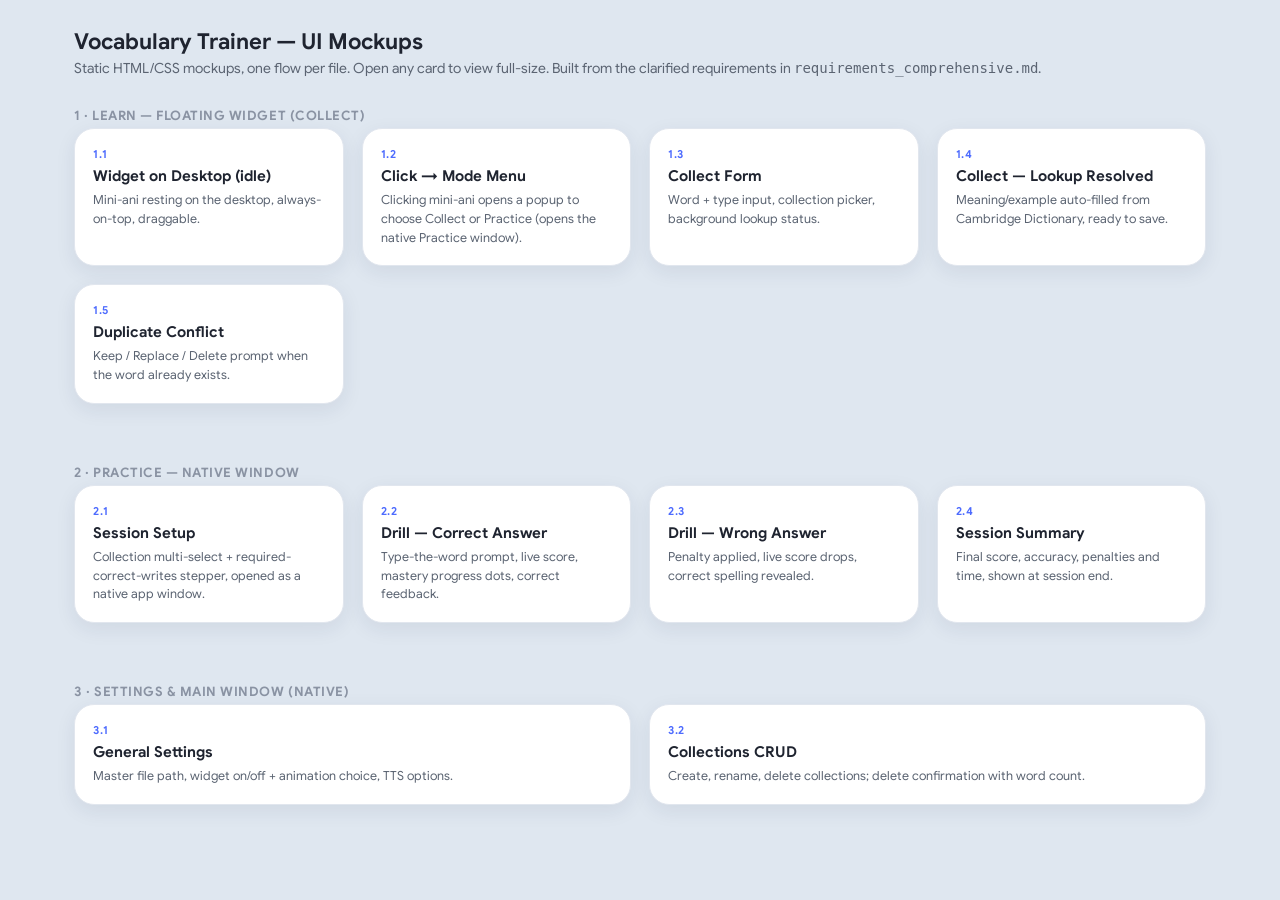
<file: materials/mockup/index.html>
<!DOCTYPE html>
<html lang="en">
<head>
<meta charset="UTF-8" />
<title>Vocabulary Trainer — Mockup Index</title>
<link rel="stylesheet" href="styles.css" />
<style>
  .index-grid {
    max-width: 1180px; margin: 0 auto 60px; padding: 0 24px;
    display: grid; grid-template-columns: repeat(auto-fit, minmax(260px, 1fr)); gap: 18px;
  }
  .index-card {
    background: var(--surface); border: 1px solid var(--border); border-radius: var(--radius-lg);
    padding: 18px; text-decoration: none; color: var(--ink); display: block;
    box-shadow: var(--shadow-card);
  }
  .index-card:hover { border-color: var(--brand); }
  .index-card .num {
    font-size: 11px; font-weight: 700; color: var(--brand); letter-spacing: 0.05em;
  }
  .index-card h3 { margin: 6px 0 6px; font-size: 15px; }
  .index-card p { margin: 0; font-size: 12.5px; color: var(--ink-soft); line-height: 1.5; }
  .group-title {
    max-width: 1180px; margin: 30px auto 4px; padding: 0 24px; font-size: 13px;
    font-weight: 700; text-transform: uppercase; letter-spacing: 0.04em; color: var(--ink-faint);
  }
</style>
</head>
<body>
  <div class="page-title">
    <h1>Vocabulary Trainer — UI Mockups</h1>
    <p>Static HTML/CSS mockups, one flow per file. Open any card to view full-size. Built from the clarified requirements in <code>requirements_comprehensive.md</code>.</p>
  </div>

  <div class="group-title">1 · Learn — Floating Widget (Collect)</div>
  <div class="index-grid">
    <a class="index-card" href="widget-idle.html">
      <div class="num">1.1</div>
      <h3>Widget on Desktop (idle)</h3>
      <p>Mini-ani resting on the desktop, always-on-top, draggable.</p>
    </a>
    <a class="index-card" href="widget-menu.html">
      <div class="num">1.2</div>
      <h3>Click → Mode Menu</h3>
      <p>Clicking mini-ani opens a popup to choose Collect or Practice (opens the native Practice window).</p>
    </a>
    <a class="index-card" href="widget-collect.html">
      <div class="num">1.3</div>
      <h3>Collect Form</h3>
      <p>Word + type input, collection picker, background lookup status.</p>
    </a>
    <a class="index-card" href="widget-collect-filled.html">
      <div class="num">1.4</div>
      <h3>Collect — Lookup Resolved</h3>
      <p>Meaning/example auto-filled from Cambridge Dictionary, ready to save.</p>
    </a>
    <a class="index-card" href="widget-collect-duplicate.html">
      <div class="num">1.5</div>
      <h3>Duplicate Conflict</h3>
      <p>Keep / Replace / Delete prompt when the word already exists.</p>
    </a>
  </div>

  <div class="group-title">2 · Practice — Native Window</div>
  <div class="index-grid">
    <a class="index-card" href="practice-setup.html">
      <div class="num">2.1</div>
      <h3>Session Setup</h3>
      <p>Collection multi-select + required-correct-writes stepper, opened as a native app window.</p>
    </a>
    <a class="index-card" href="practice-drill.html">
      <div class="num">2.2</div>
      <h3>Drill — Correct Answer</h3>
      <p>Type-the-word prompt, live score, mastery progress dots, correct feedback.</p>
    </a>
    <a class="index-card" href="practice-drill-wrong.html">
      <div class="num">2.3</div>
      <h3>Drill — Wrong Answer</h3>
      <p>Penalty applied, live score drops, correct spelling revealed.</p>
    </a>
    <a class="index-card" href="practice-summary.html">
      <div class="num">2.4</div>
      <h3>Session Summary</h3>
      <p>Final score, accuracy, penalties and time, shown at session end.</p>
    </a>
  </div>

  <div class="group-title">3 · Settings & Main Window (Native)</div>
  <div class="index-grid">
    <a class="index-card" href="settings-general.html">
      <div class="num">3.1</div>
      <h3>General Settings</h3>
      <p>Master file path, widget on/off + animation choice, TTS options.</p>
    </a>
    <a class="index-card" href="settings-collections.html">
      <div class="num">3.2</div>
      <h3>Collections CRUD</h3>
      <p>Create, rename, delete collections; delete confirmation with word count.</p>
    </a>
  </div>
</body>
</html>
</file>
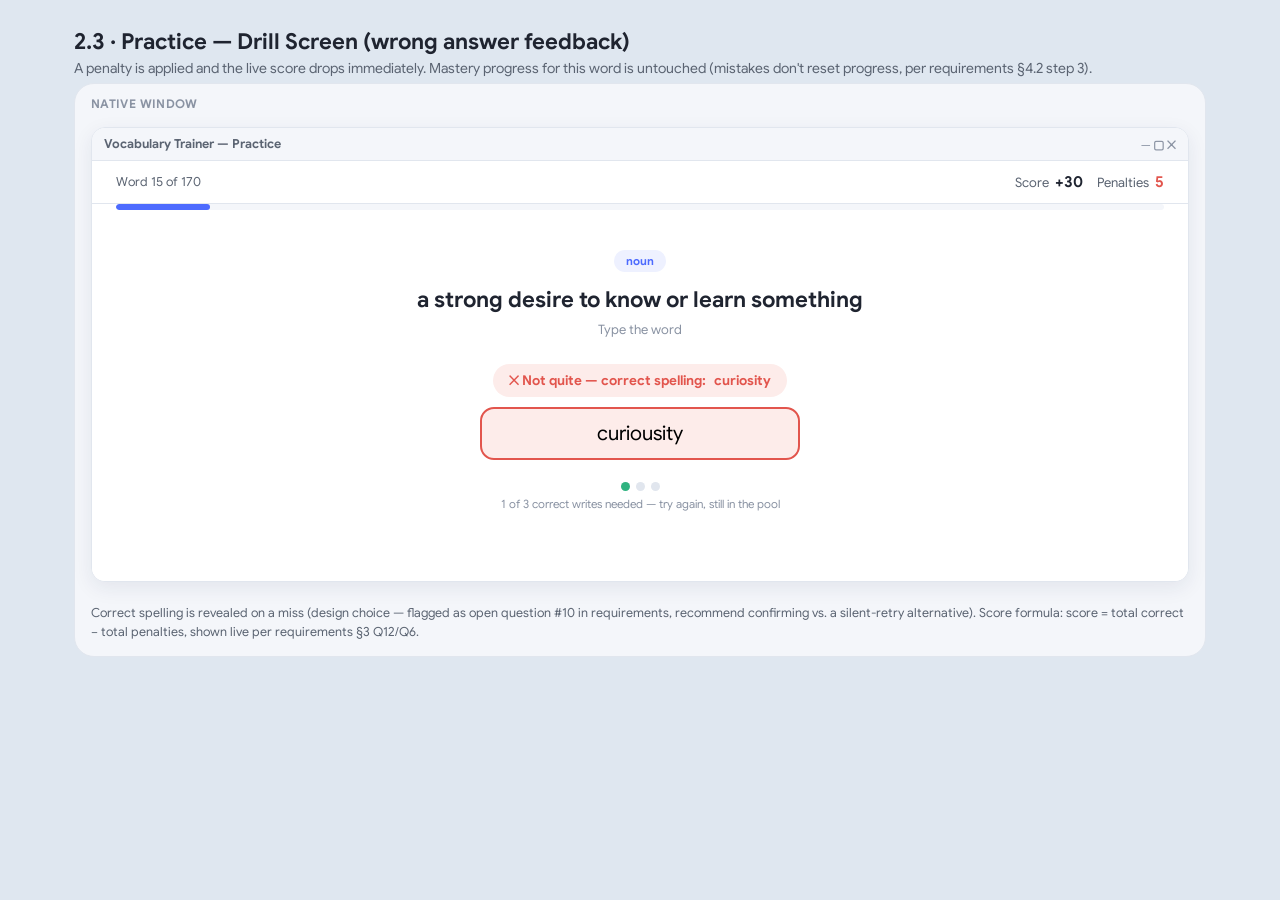
<file: materials/mockup/practice-drill-wrong.html>
<!DOCTYPE html>
<html lang="en">
<head>
<meta charset="UTF-8" />
<title>2.3 Practice Drill — Wrong — Mockup</title>
<link rel="stylesheet" href="styles.css" />
</head>
<body>
  <div class="page-title">
    <h1>2.3 · Practice — Drill Screen (wrong answer feedback)</h1>
    <p>A penalty is applied and the live score drops immediately. Mastery progress for this word is untouched (mistakes don't reset progress, per requirements §4.2 step 3).</p>
  </div>
  <div class="frame-grid" style="grid-template-columns: 1fr;">
    <div class="frame">
      <div class="frame-label">Native window</div>
      <div class="native-window">
        <div class="native-titlebar">
          <span>Vocabulary Trainer — Practice</span>
          <span class="win-controls">─ ▢ ✕</span>
        </div>
        <div class="browser-body">
          <div class="drill-topbar">
            <div style="font-size:12.5px; color:var(--ink-soft);">Word 15 of 170</div>
            <div class="score-pill">
              <div class="metric">Score <b>+30</b></div>
              <div class="metric penalty">Penalties <b>5</b></div>
            </div>
          </div>
          <div class="progress-track"><div class="progress-fill" style="width:9%;"></div></div>

          <div class="drill-stage">
            <span class="type-badge">noun</span>
            <div class="meaning">a strong desire to know or learn something</div>
            <div class="hint">Type the word</div>

            <div class="feedback-wrong">✕ Not quite — correct spelling: <b>curiosity</b></div>
            <br />
            <input class="answer-input" value="curiousity" readonly style="border-color: var(--danger); background: var(--danger-soft);" />

            <div class="mastery-row">
              <span class="mastery-dot filled"></span>
              <span class="mastery-dot"></span>
              <span class="mastery-dot"></span>
            </div>
            <div style="font-size:11.5px; color:var(--ink-faint); margin-top:6px;">1 of 3 correct writes needed — try again, still in the pool</div>
          </div>
        </div>
      </div>
      <div class="frame-note">Correct spelling is revealed on a miss (design choice — flagged as open question #10 in requirements, recommend confirming vs. a silent-retry alternative). Score formula: score = total correct − total penalties, shown live per requirements §3 Q12/Q6.</div>
    </div>
  </div>
</body>
</html>
</file>
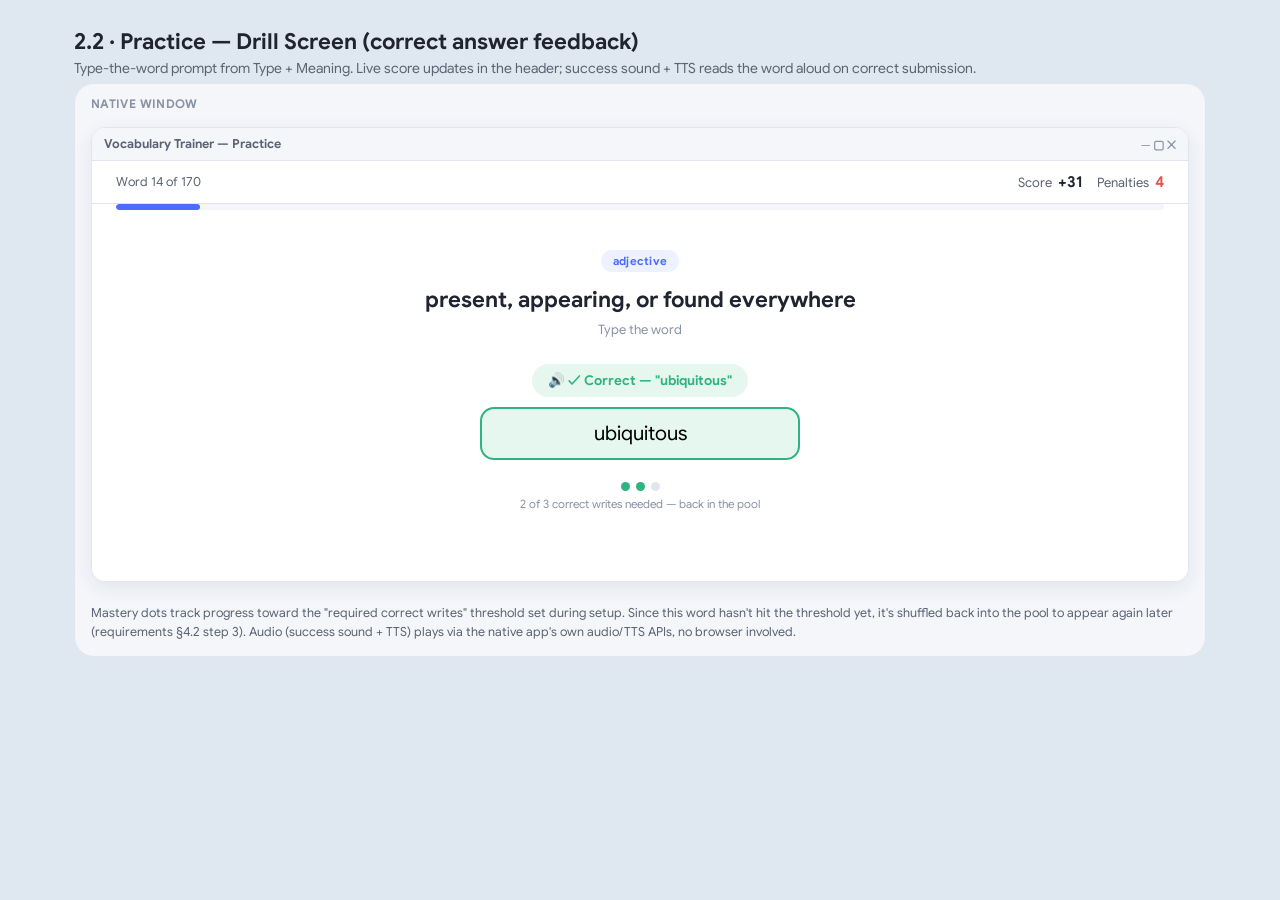
<file: materials/mockup/practice-drill.html>
<!DOCTYPE html>
<html lang="en">
<head>
<meta charset="UTF-8" />
<title>2.2 Practice Drill — Correct — Mockup</title>
<link rel="stylesheet" href="styles.css" />
</head>
<body>
  <div class="page-title">
    <h1>2.2 · Practice — Drill Screen (correct answer feedback)</h1>
    <p>Type-the-word prompt from Type + Meaning. Live score updates in the header; success sound + TTS reads the word aloud on correct submission.</p>
  </div>
  <div class="frame-grid" style="grid-template-columns: 1fr;">
    <div class="frame">
      <div class="frame-label">Native window</div>
      <div class="native-window">
        <div class="native-titlebar">
          <span>Vocabulary Trainer — Practice</span>
          <span class="win-controls">─ ▢ ✕</span>
        </div>
        <div class="browser-body">
          <div class="drill-topbar">
            <div style="font-size:12.5px; color:var(--ink-soft);">Word 14 of 170</div>
            <div class="score-pill">
              <div class="metric">Score <b>+31</b></div>
              <div class="metric penalty">Penalties <b>4</b></div>
            </div>
          </div>
          <div class="progress-track"><div class="progress-fill" style="width:8%;"></div></div>

          <div class="drill-stage">
            <span class="type-badge">adjective</span>
            <div class="meaning">present, appearing, or found everywhere</div>
            <div class="hint">Type the word</div>

            <div class="feedback-correct">🔊 ✓ Correct — "ubiquitous"</div>
            <br />
            <input class="answer-input" value="ubiquitous" readonly style="border-color: var(--success); background: var(--success-soft);" />

            <div class="mastery-row">
              <span class="mastery-dot filled"></span>
              <span class="mastery-dot filled"></span>
              <span class="mastery-dot"></span>
            </div>
            <div style="font-size:11.5px; color:var(--ink-faint); margin-top:6px;">2 of 3 correct writes needed — back in the pool</div>
          </div>
        </div>
      </div>
      <div class="frame-note">Mastery dots track progress toward the "required correct writes" threshold set during setup. Since this word hasn't hit the threshold yet, it's shuffled back into the pool to appear again later (requirements §4.2 step 3). Audio (success sound + TTS) plays via the native app's own audio/TTS APIs, no browser involved.</div>
    </div>
  </div>
</body>
</html>
</file>
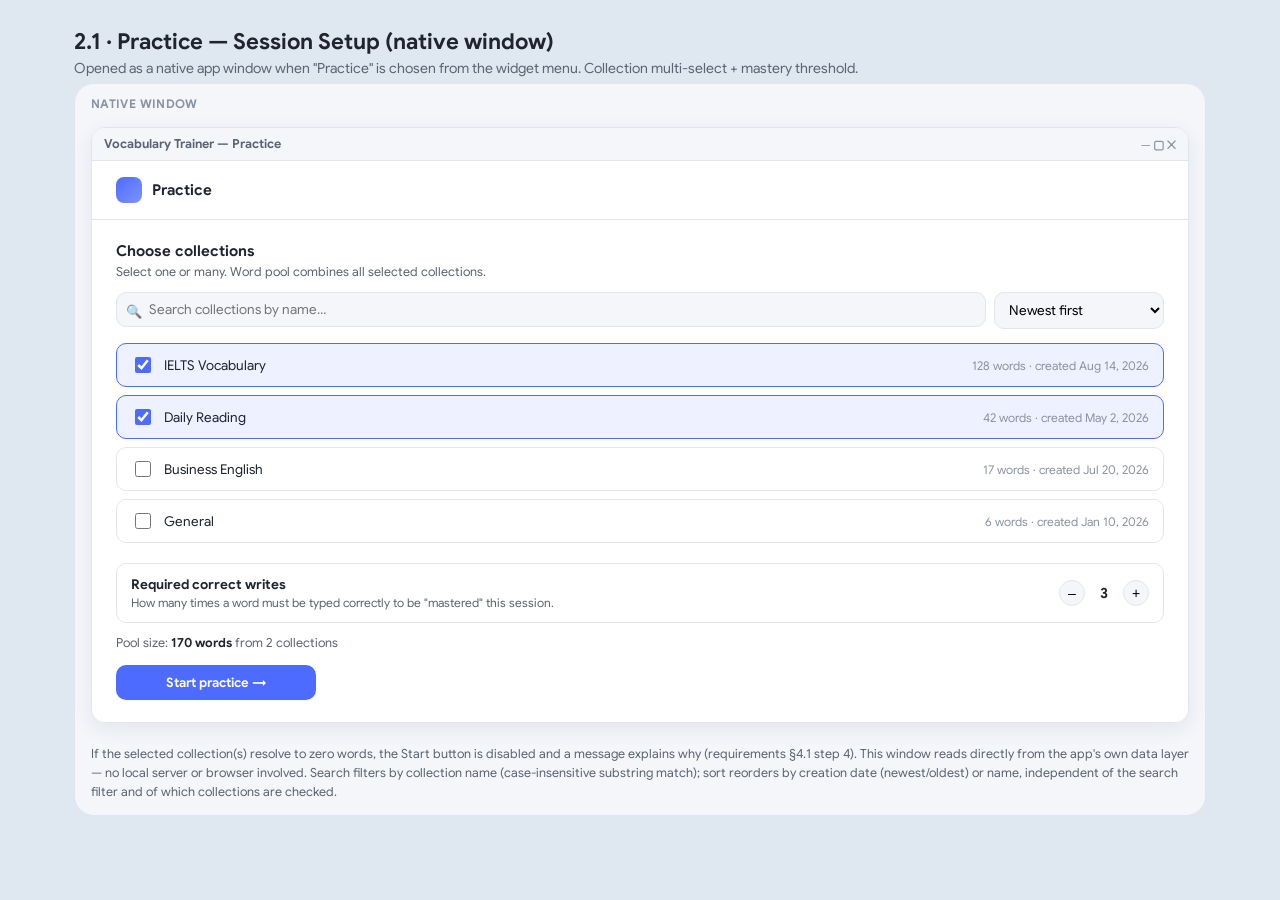
<file: materials/mockup/practice-setup.html>
<!DOCTYPE html>
<html lang="en">
<head>
<meta charset="UTF-8" />
<title>2.1 Practice Setup — Mockup</title>
<link rel="stylesheet" href="styles.css" />
</head>
<body>
  <div class="page-title">
    <h1>2.1 · Practice — Session Setup (native window)</h1>
    <p>Opened as a native app window when "Practice" is chosen from the widget menu. Collection multi-select + mastery threshold.</p>
  </div>
  <div class="frame-grid" style="grid-template-columns: 1fr;">
    <div class="frame">
      <div class="frame-label">Native window</div>
      <div class="native-window">
        <div class="native-titlebar">
          <span>Vocabulary Trainer — Practice</span>
          <span class="win-controls">─ ▢ ✕</span>
        </div>
        <div class="browser-body">
          <div class="pw-header">
            <div class="brand"><span class="logo"></span> Practice</div>
          </div>
          <div class="pw-body">
            <h3 style="margin:0 0 4px; font-size:15px;">Choose collections</h3>
            <p style="margin:0 0 12px; font-size:12.5px; color:var(--ink-soft);">Select one or many. Word pool combines all selected collections.</p>

            <div style="display:flex; gap:8px; margin-bottom:10px;">
              <div style="flex:1; position:relative;">
                <input
                  type="text"
                  id="collection-search"
                  class="text-input"
                  style="margin-bottom:0; padding-left:32px;"
                  placeholder="Search collections by name…"
                  oninput="filterCollections()"
                />
                <span style="position:absolute; left:10px; top:50%; transform:translateY(-50%); color:var(--ink-faint); font-size:13px;">🔍</span>
              </div>
              <select id="collection-sort" class="select-input" style="width:170px; margin-bottom:0;" onchange="sortCollections()">
                <option value="date-desc">Newest first</option>
                <option value="date-asc">Oldest first</option>
                <option value="name-asc">Name (A–Z)</option>
              </select>
            </div>

            <div class="collection-list" id="collection-list">
              <div class="collection-item selected" data-name="IELTS Vocabulary" data-created="2026-08-14">
                <label><input type="checkbox" checked /> IELTS Vocabulary</label>
                <span class="count">128 words · created Aug 14, 2026</span>
              </div>
              <div class="collection-item selected" data-name="Daily Reading" data-created="2026-05-02">
                <label><input type="checkbox" checked /> Daily Reading</label>
                <span class="count">42 words · created May 2, 2026</span>
              </div>
              <div class="collection-item" data-name="Business English" data-created="2026-07-20">
                <label><input type="checkbox" /> Business English</label>
                <span class="count">17 words · created Jul 20, 2026</span>
              </div>
              <div class="collection-item" data-name="General" data-created="2026-01-10">
                <label><input type="checkbox" /> General</label>
                <span class="count">6 words · created Jan 10, 2026</span>
              </div>
            </div>
            <div id="no-results" style="display:none; font-size:12.5px; color:var(--ink-faint); padding:10px 0;">
              No collections match your search.
            </div>

            <div class="setup-row">
              <div>
                <div class="label">Required correct writes</div>
                <div class="desc">How many times a word must be typed correctly to be "mastered" this session.</div>
              </div>
              <div class="stepper">
                <button>–</button>
                <span class="val">3</span>
                <button>+</button>
              </div>
            </div>

            <div style="font-size:12.5px; color:var(--ink-soft); margin-bottom:14px;">
              Pool size: <b style="color:var(--ink)">170 words</b> from 2 collections
            </div>

            <button class="btn btn-primary" style="width:200px;">Start practice →</button>
          </div>
        </div>
      </div>
      <div class="frame-note">If the selected collection(s) resolve to zero words, the Start button is disabled and a message explains why (requirements §4.1 step 4). This window reads directly from the app's own data layer — no local server or browser involved. Search filters by collection name (case-insensitive substring match); sort reorders by creation date (newest/oldest) or name, independent of the search filter and of which collections are checked.</div>
    </div>
  </div>

  <script>
    function filterCollections() {
      const query = document.getElementById('collection-search').value.trim().toLowerCase();
      const items = document.querySelectorAll('#collection-list .collection-item');
      let visibleCount = 0;
      items.forEach(item => {
        const name = item.dataset.name.toLowerCase();
        const matches = name.includes(query);
        item.style.display = matches ? '' : 'none';
        if (matches) visibleCount++;
      });
      document.getElementById('no-results').style.display = visibleCount === 0 ? 'block' : 'none';
    }

    function sortCollections() {
      const mode = document.getElementById('collection-sort').value;
      const list = document.getElementById('collection-list');
      const items = Array.from(list.querySelectorAll('.collection-item'));

      items.sort((a, b) => {
        if (mode === 'name-asc') {
          return a.dataset.name.localeCompare(b.dataset.name);
        }
        const dateA = new Date(a.dataset.created);
        const dateB = new Date(b.dataset.created);
        return mode === 'date-asc' ? dateA - dateB : dateB - dateA;
      });

      items.forEach(item => list.appendChild(item));
    }
  </script>
</body>
</html>
</file>
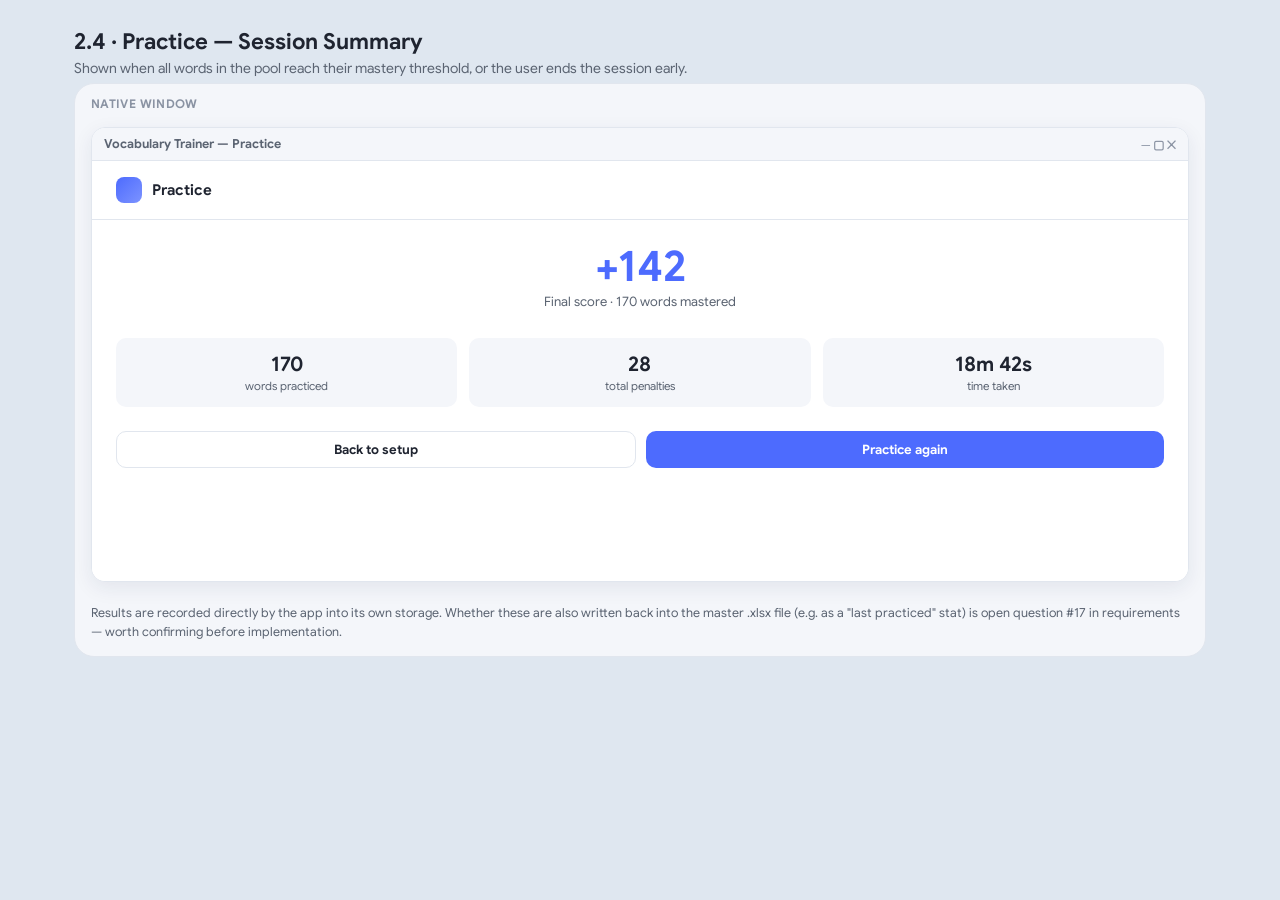
<file: materials/mockup/practice-summary.html>
<!DOCTYPE html>
<html lang="en">
<head>
<meta charset="UTF-8" />
<title>2.4 Practice Summary — Mockup</title>
<link rel="stylesheet" href="styles.css" />
</head>
<body>
  <div class="page-title">
    <h1>2.4 · Practice — Session Summary</h1>
    <p>Shown when all words in the pool reach their mastery threshold, or the user ends the session early.</p>
  </div>
  <div class="frame-grid" style="grid-template-columns: 1fr;">
    <div class="frame">
      <div class="frame-label">Native window</div>
      <div class="native-window">
        <div class="native-titlebar">
          <span>Vocabulary Trainer — Practice</span>
          <span class="win-controls">─ ▢ ✕</span>
        </div>
        <div class="browser-body">
          <div class="pw-header">
            <div class="brand"><span class="logo"></span> Practice</div>
          </div>
          <div class="summary-hero">
            <div class="big-score">+142</div>
            <div class="label">Final score · 170 words mastered</div>
          </div>
          <div class="summary-stats">
            <div class="summary-stat"><div class="num">170</div><div class="lbl">words practiced</div></div>
            <div class="summary-stat"><div class="num">28</div><div class="lbl">total penalties</div></div>
            <div class="summary-stat"><div class="num">18m 42s</div><div class="lbl">time taken</div></div>
          </div>
          <div class="summary-actions">
            <button class="btn btn-outline">Back to setup</button>
            <button class="btn btn-primary">Practice again</button>
          </div>
        </div>
      </div>
      <div class="frame-note">Results are recorded directly by the app into its own storage. Whether these are also written back into the master .xlsx file (e.g. as a "last practiced" stat) is open question #17 in requirements — worth confirming before implementation.</div>
    </div>
  </div>
</body>
</html>
</file>
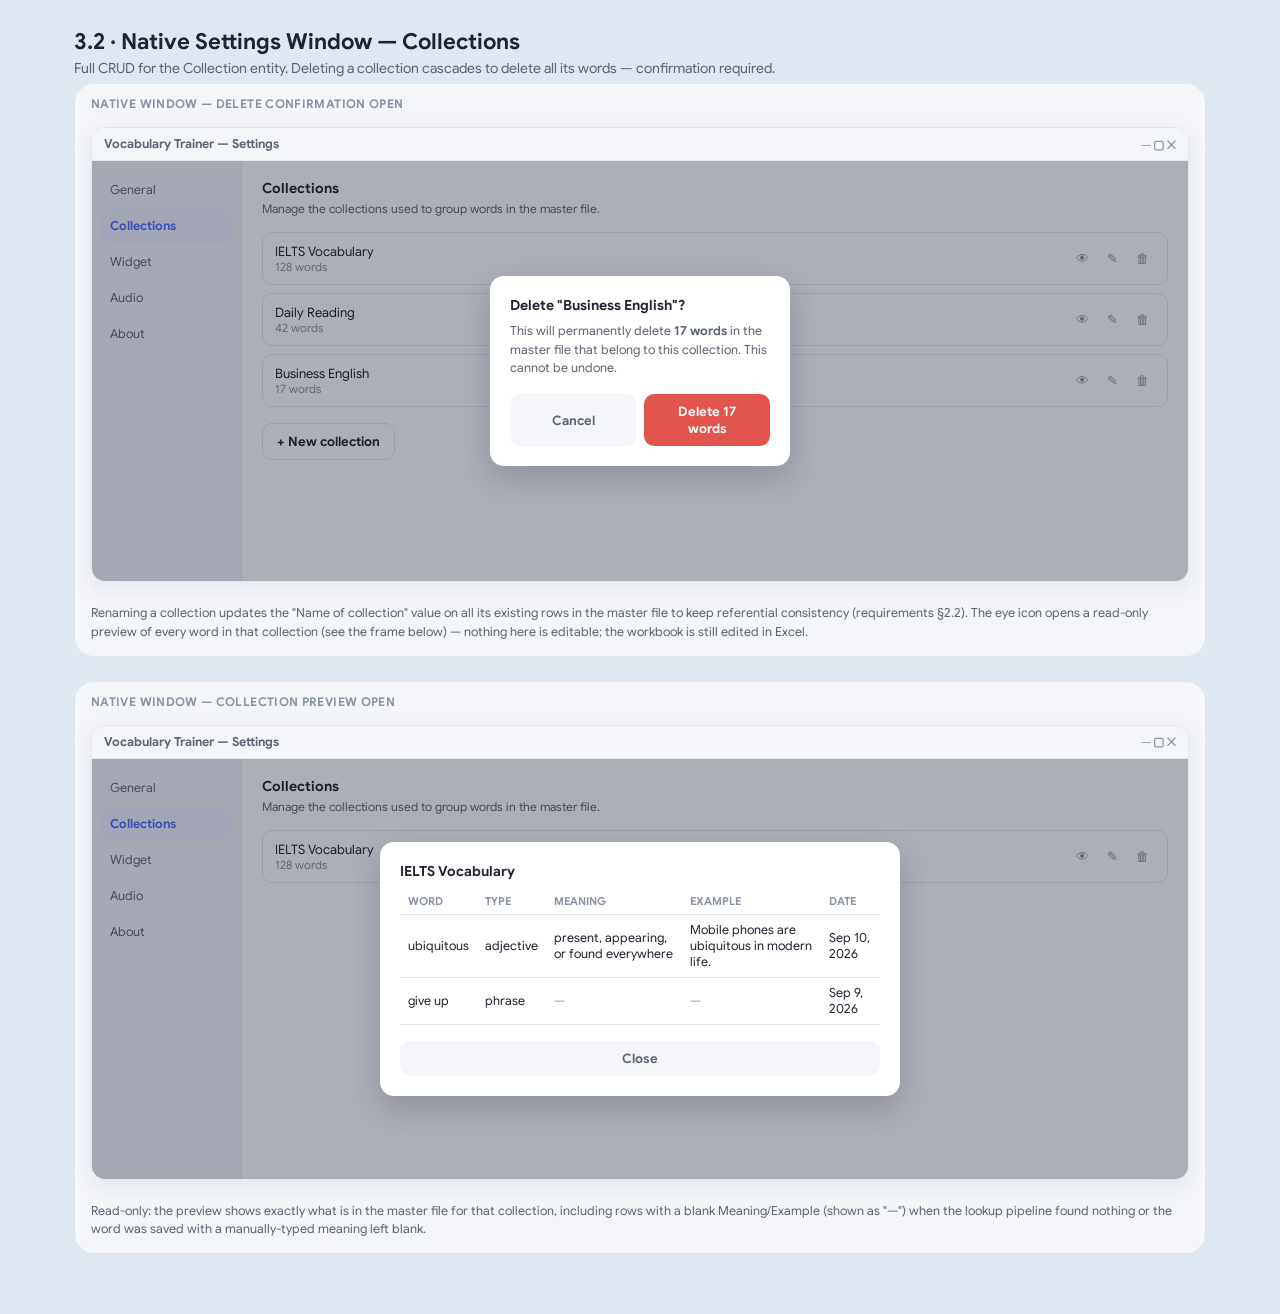
<file: materials/mockup/settings-collections.html>
<!DOCTYPE html>
<html lang="en">
<head>
<meta charset="UTF-8" />
<title>3.2 Collections CRUD — Mockup</title>
<link rel="stylesheet" href="styles.css" />
</head>
<body>
  <div class="page-title">
    <h1>3.2 · Native Settings Window — Collections</h1>
    <p>Full CRUD for the Collection entity. Deleting a collection cascades to delete all its words — confirmation required.</p>
  </div>
  <div class="frame-grid" style="grid-template-columns: 1fr;">
    <div class="frame">
      <div class="frame-label">Native window — delete confirmation open</div>
      <div class="native-window">
        <div class="native-titlebar">
          <span>Vocabulary Trainer — Settings</span>
          <span class="win-controls">─ ▢ ✕</span>
        </div>
        <div class="native-body" style="position:relative;">
          <div class="native-nav">
            <div class="nav-item">General</div>
            <div class="nav-item active">Collections</div>
            <div class="nav-item">Widget</div>
            <div class="nav-item">Audio</div>
            <div class="nav-item">About</div>
          </div>
          <div class="native-content">
            <h3>Collections</h3>
            <p class="sub">Manage the collections used to group words in the master file.</p>

            <div class="collection-manage-row">
              <div>
                IELTS Vocabulary
                <div class="meta">128 words</div>
              </div>
              <div class="actions">
                <button title="Preview words">👁</button>
                <button title="Rename">✎</button>
                <button title="Delete">🗑</button>
              </div>
            </div>
            <div class="collection-manage-row">
              <div>
                Daily Reading
                <div class="meta">42 words</div>
              </div>
              <div class="actions">
                <button title="Preview words">👁</button>
                <button title="Rename">✎</button>
                <button title="Delete">🗑</button>
              </div>
            </div>
            <div class="collection-manage-row">
              <div>
                Business English
                <div class="meta">17 words</div>
              </div>
              <div class="actions">
                <button title="Preview words">👁</button>
                <button title="Rename">✎</button>
                <button title="Delete">🗑</button>
              </div>
            </div>

            <button class="btn btn-outline" style="margin-top:8px;">+ New collection</button>
          </div>

          <!-- Confirmation dialog overlay -->
          <div style="position:absolute; inset:0; background:rgba(20,26,46,0.35); display:flex; align-items:center; justify-content:center;">
            <div style="background:var(--surface); border-radius: var(--radius-md); padding:20px; width:300px; box-shadow: var(--shadow-widget);">
              <div style="font-weight:700; font-size:14px; margin-bottom:8px;">Delete "Business English"?</div>
              <div style="font-size:12.5px; color:var(--ink-soft); margin-bottom:16px; line-height:1.5;">
                This will permanently delete <b>17 words</b> in the master file that belong to this collection. This cannot be undone.
              </div>
              <div style="display:flex; gap:8px;">
                <button class="btn btn-ghost" style="flex:1;">Cancel</button>
                <button class="btn btn-danger" style="flex:1;">Delete 17 words</button>
              </div>
            </div>
          </div>
        </div>
      </div>
      <div class="frame-note">Renaming a collection updates the "Name of collection" value on all its existing rows in the master file to keep referential consistency (requirements §2.2). The eye icon opens a read-only preview of every word in that collection (see the frame below) — nothing here is editable; the workbook is still edited in Excel.</div>
    </div>
    <div class="frame">
      <div class="frame-label">Native window — collection preview open</div>
      <div class="native-window">
        <div class="native-titlebar">
          <span>Vocabulary Trainer — Settings</span>
          <span class="win-controls">─ ▢ ✕</span>
        </div>
        <div class="native-body" style="position:relative;">
          <div class="native-nav">
            <div class="nav-item">General</div>
            <div class="nav-item active">Collections</div>
            <div class="nav-item">Widget</div>
            <div class="nav-item">Audio</div>
            <div class="nav-item">About</div>
          </div>
          <div class="native-content">
            <h3>Collections</h3>
            <p class="sub">Manage the collections used to group words in the master file.</p>
            <div class="collection-manage-row">
              <div>
                IELTS Vocabulary
                <div class="meta">128 words</div>
              </div>
              <div class="actions">
                <button title="Preview words">👁</button>
                <button title="Rename">✎</button>
                <button title="Delete">🗑</button>
              </div>
            </div>
          </div>

          <!-- Preview modal overlay -->
          <div style="position:absolute; inset:0; background:rgba(20,26,46,0.35); display:flex; align-items:center; justify-content:center;">
            <div style="background:var(--surface); border-radius: var(--radius-md); padding:20px; width:520px; max-width:calc(100% - 32px); box-shadow: var(--shadow-widget);">
              <div style="font-weight:700; font-size:14px; margin-bottom:8px;">IELTS Vocabulary</div>
              <div style="max-height:220px; overflow-y:auto; margin-bottom:16px;">
                <table style="width:100%; border-collapse:collapse; font-size:12.5px;">
                  <thead>
                    <tr>
                      <th style="text-align:left; font-size:11px; text-transform:uppercase; color:var(--ink-faint); padding:6px 8px; border-bottom:1px solid var(--border);">Word</th>
                      <th style="text-align:left; font-size:11px; text-transform:uppercase; color:var(--ink-faint); padding:6px 8px; border-bottom:1px solid var(--border);">Type</th>
                      <th style="text-align:left; font-size:11px; text-transform:uppercase; color:var(--ink-faint); padding:6px 8px; border-bottom:1px solid var(--border);">Meaning</th>
                      <th style="text-align:left; font-size:11px; text-transform:uppercase; color:var(--ink-faint); padding:6px 8px; border-bottom:1px solid var(--border);">Example</th>
                      <th style="text-align:left; font-size:11px; text-transform:uppercase; color:var(--ink-faint); padding:6px 8px; border-bottom:1px solid var(--border);">Date</th>
                    </tr>
                  </thead>
                  <tbody>
                    <tr>
                      <td style="padding:7px 8px; border-bottom:1px solid var(--border);">ubiquitous</td>
                      <td style="padding:7px 8px; border-bottom:1px solid var(--border);">adjective</td>
                      <td style="padding:7px 8px; border-bottom:1px solid var(--border);">present, appearing, or found everywhere</td>
                      <td style="padding:7px 8px; border-bottom:1px solid var(--border);">Mobile phones are ubiquitous in modern life.</td>
                      <td style="padding:7px 8px; border-bottom:1px solid var(--border);">Sep 10, 2026</td>
                    </tr>
                    <tr>
                      <td style="padding:7px 8px; border-bottom:1px solid var(--border);">give up</td>
                      <td style="padding:7px 8px; border-bottom:1px solid var(--border);">phrase</td>
                      <td style="padding:7px 8px; border-bottom:1px solid var(--border); color:var(--ink-faint);">—</td>
                      <td style="padding:7px 8px; border-bottom:1px solid var(--border); color:var(--ink-faint);">—</td>
                      <td style="padding:7px 8px; border-bottom:1px solid var(--border);">Sep 9, 2026</td>
                    </tr>
                  </tbody>
                </table>
              </div>
              <div style="display:flex; gap:8px;">
                <button class="btn btn-ghost" style="flex:1;">Close</button>
              </div>
            </div>
          </div>
        </div>
      </div>
      <div class="frame-note">Read-only: the preview shows exactly what is in the master file for that collection, including rows with a blank Meaning/Example (shown as "—") when the lookup pipeline found nothing or the word was saved with a manually-typed meaning left blank.</div>
    </div>
  </div>
</body>
</html>
</file>
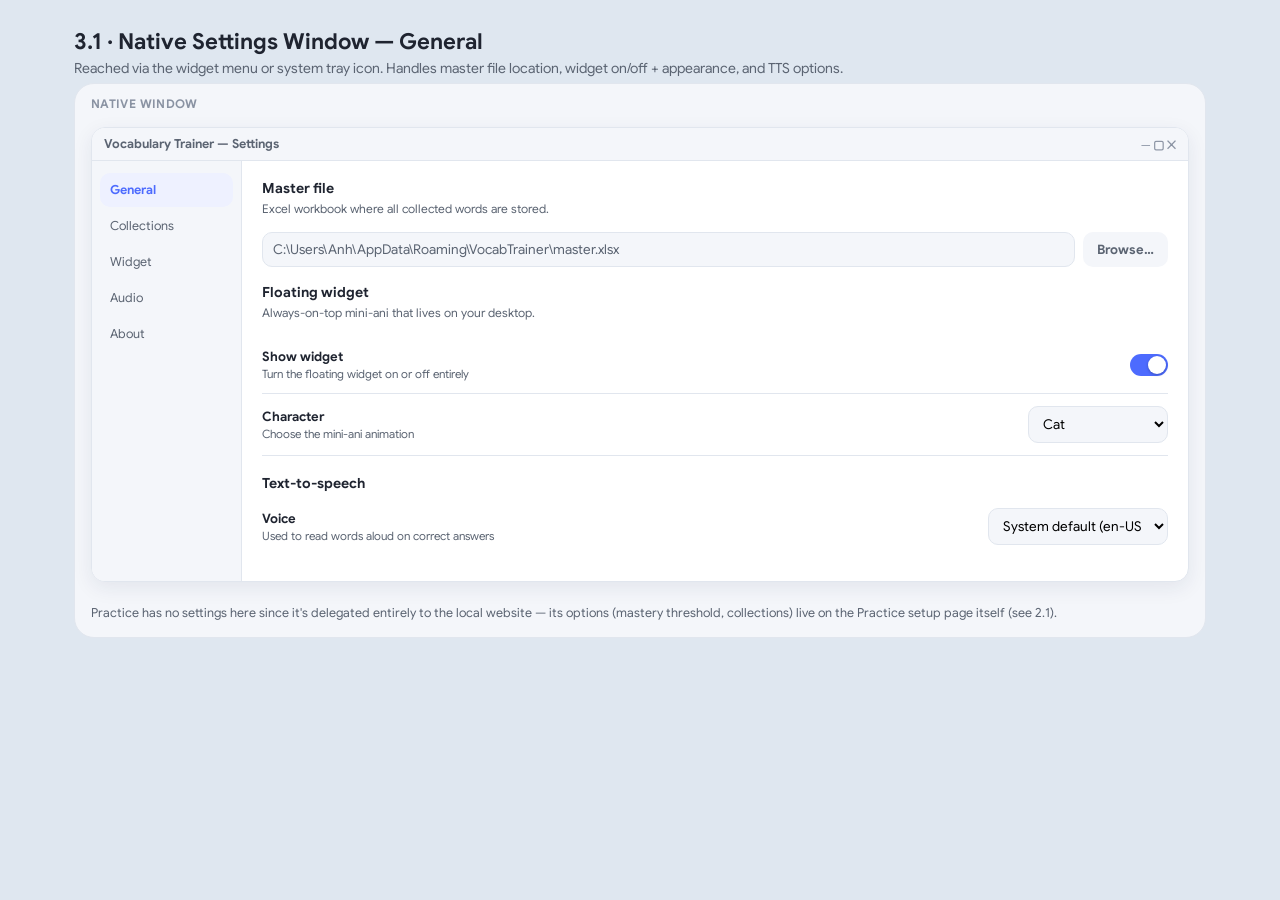
<file: materials/mockup/settings-general.html>
<!DOCTYPE html>
<html lang="en">
<head>
<meta charset="UTF-8" />
<title>3.1 General Settings — Mockup</title>
<link rel="stylesheet" href="styles.css" />
</head>
<body>
  <div class="page-title">
    <h1>3.1 · Native Settings Window — General</h1>
    <p>Reached via the widget menu or system tray icon. Handles master file location, widget on/off + appearance, and TTS options.</p>
  </div>
  <div class="frame-grid" style="grid-template-columns: 1fr;">
    <div class="frame">
      <div class="frame-label">Native window</div>
      <div class="native-window">
        <div class="native-titlebar">
          <span>Vocabulary Trainer — Settings</span>
          <span class="win-controls">─ ▢ ✕</span>
        </div>
        <div class="native-body">
          <div class="native-nav">
            <div class="nav-item active">General</div>
            <div class="nav-item">Collections</div>
            <div class="nav-item">Widget</div>
            <div class="nav-item">Audio</div>
            <div class="nav-item">About</div>
          </div>
          <div class="native-content">
            <h3>Master file</h3>
            <p class="sub">Excel workbook where all collected words are stored.</p>
            <div class="path-field">
              <input class="text-input" value="C:\Users\Anh\AppData\Roaming\VocabTrainer\master.xlsx" readonly />
              <button class="btn btn-ghost">Browse…</button>
            </div>

            <h3>Floating widget</h3>
            <p class="sub">Always-on-top mini-ani that lives on your desktop.</p>
            <div class="settings-row">
              <div>
                <div class="label">Show widget</div>
                <div class="desc">Turn the floating widget on or off entirely</div>
              </div>
              <label class="switch"><input type="checkbox" checked /><span class="track"></span></label>
            </div>
            <div class="settings-row">
              <div>
                <div class="label">Character</div>
                <div class="desc">Choose the mini-ani animation</div>
              </div>
              <select class="select-input" style="width:140px; margin:0;">
                <option>Cat</option>
                <option>Crocodile</option>
              </select>
            </div>

            <h3 style="margin-top:18px;">Text-to-speech</h3>
            <div class="settings-row">
              <div>
                <div class="label">Voice</div>
                <div class="desc">Used to read words aloud on correct answers</div>
              </div>
              <select class="select-input" style="width:180px; margin:0;">
                <option>System default (en-US)</option>
                <option>System default (en-GB)</option>
              </select>
            </div>
          </div>
        </div>
      </div>
      <div class="frame-note">Practice has no settings here since it's delegated entirely to the local website — its options (mastery threshold, collections) live on the Practice setup page itself (see 2.1).</div>
    </div>
  </div>
</body>
</html>
</file>
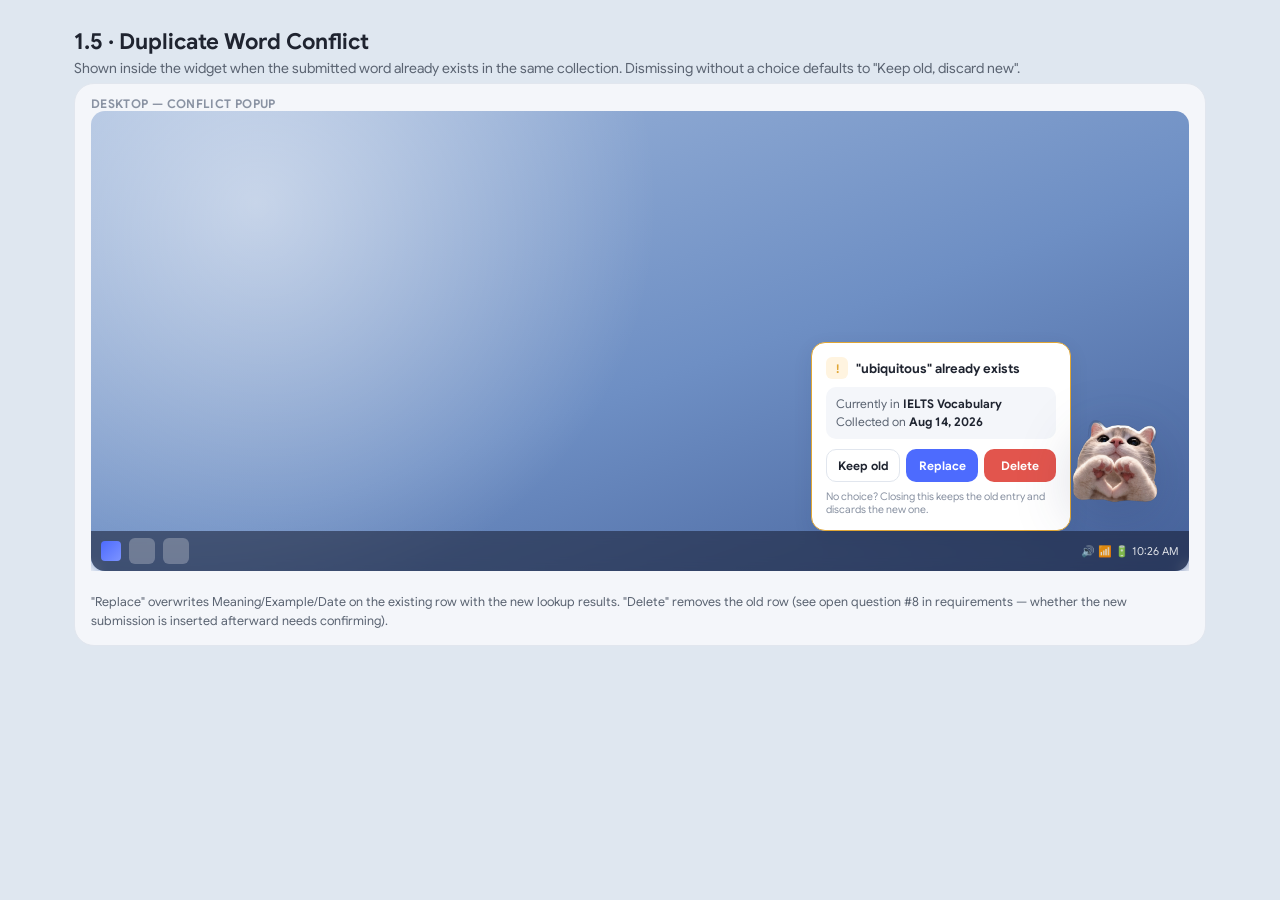
<file: materials/mockup/widget-collect-duplicate.html>
<!DOCTYPE html>
<html lang="en">
<head>
<meta charset="UTF-8" />
<title>1.5 Duplicate Conflict — Mockup</title>
<link rel="stylesheet" href="styles.css" />
</head>
<body>
  <div class="page-title">
    <h1>1.5 · Duplicate Word Conflict</h1>
    <p>Shown inside the widget when the submitted word already exists in the same collection. Dismissing without a choice defaults to "Keep old, discard new".</p>
  </div>
  <div class="frame-grid">
    <div class="frame">
      <div class="frame-label">Desktop — conflict popup</div>
      <div class="desktop">
        <div class="conflict-card">
          <div class="warn-title"><span class="dot">!</span> "ubiquitous" already exists</div>
          <div class="existing">
            Currently in <b>IELTS Vocabulary</b><br />
            Collected on <b>Aug 14, 2026</b>
          </div>
          <div class="conflict-actions">
            <button class="btn btn-outline">Keep old</button>
            <button class="btn btn-primary">Replace</button>
            <button class="btn btn-danger">Delete</button>
          </div>
          <div class="conflict-hint">No choice? Closing this keeps the old entry and discards the new one.</div>
        </div>
        <div class="mini-ani-widget pos-br">
          <img src="../asset/floating_widget/mini_ani_active_web.png" alt="mini-ani active" />
        </div>
        <div class="taskbar">
          <div class="start"></div>
          <div class="app-icon"></div>
          <div class="app-icon"></div>
          <div class="tray">🔊 📶 🔋  10:26 AM</div>
        </div>
      </div>
      <div class="frame-note">"Replace" overwrites Meaning/Example/Date on the existing row with the new lookup results. "Delete" removes the old row (see open question #8 in requirements — whether the new submission is inserted afterward needs confirming).</div>
    </div>
  </div>
</body>
</html>
</file>
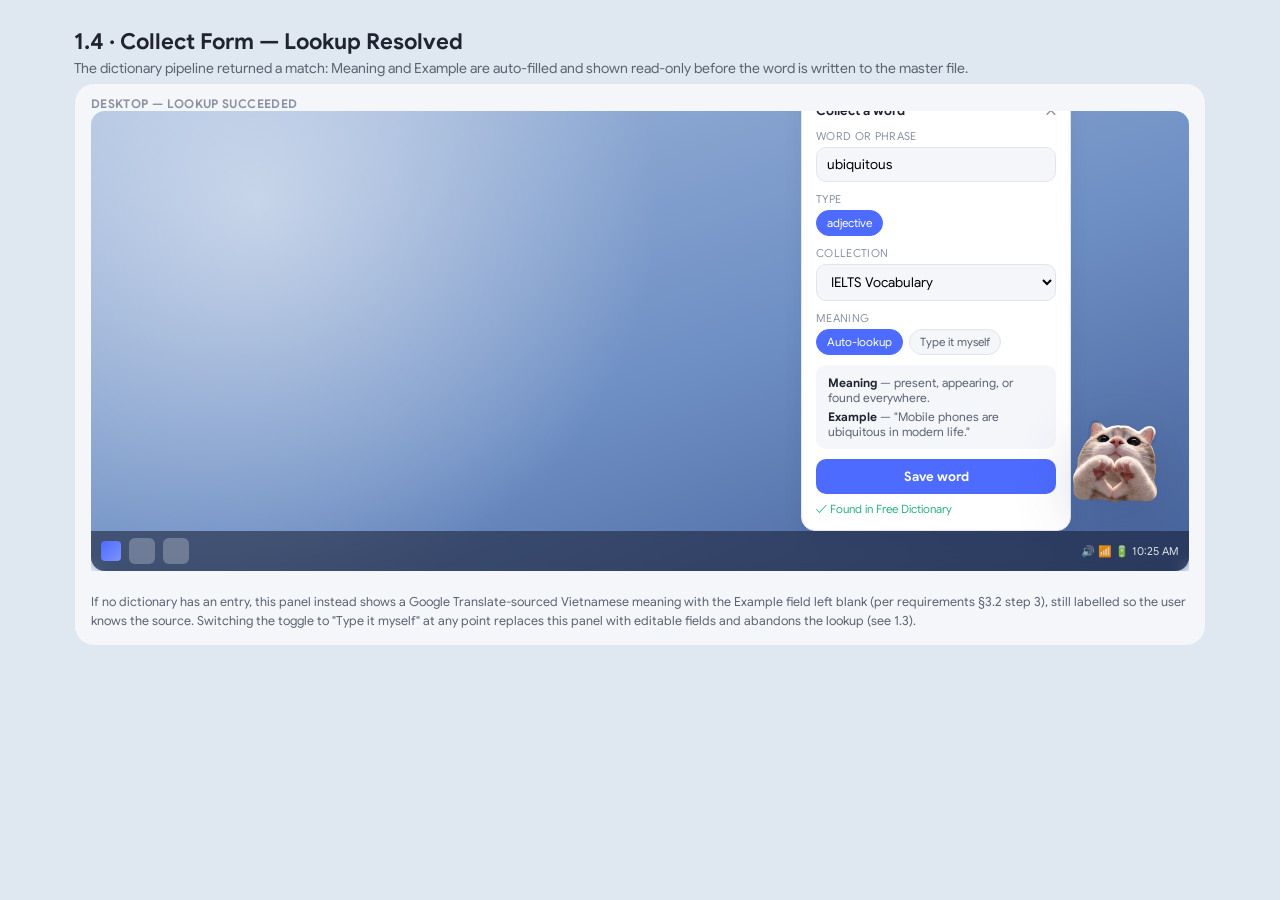
<file: materials/mockup/widget-collect-filled.html>
<!DOCTYPE html>
<html lang="en">
<head>
<meta charset="UTF-8" />
<title>1.4 Collect — Lookup Resolved</title>
<link rel="stylesheet" href="styles.css" />
</head>
<body>
  <div class="page-title">
    <h1>1.4 · Collect Form — Lookup Resolved</h1>
    <p>The dictionary pipeline returned a match: Meaning and Example are auto-filled and shown read-only before the word is written to the master file.</p>
  </div>
  <div class="frame-grid">
    <div class="frame">
      <div class="frame-label">Desktop — lookup succeeded</div>
      <div class="desktop">
        <div class="collect-card" style="width:270px;">
          <div class="title-row">
            <span>Collect a word</span>
            <span class="close-x">✕</span>
          </div>
          <label class="field-label">Word or phrase</label>
          <input class="text-input" value="ubiquitous" readonly />
          <label class="field-label">Type</label>
          <div class="chip-row">
            <span class="chip active">adjective</span>
          </div>
          <label class="field-label">Collection</label>
          <select class="select-input">
            <option>IELTS Vocabulary</option>
          </select>
          <label class="field-label">Meaning</label>
          <div class="chip-row">
            <span class="chip active">Auto-lookup</span>
            <span class="chip">Type it myself</span>
          </div>
          <div style="background:var(--surface-soft); border-radius:10px; padding:10px 12px; margin-bottom:10px;">
            <div style="font-size:12px; color:var(--ink-soft); margin-bottom:4px;"><b style="color:var(--ink)">Meaning</b> — present, appearing, or found everywhere.</div>
            <div style="font-size:12px; color:var(--ink-soft);"><b style="color:var(--ink)">Example</b> — "Mobile phones are ubiquitous in modern life."</div>
          </div>
          <button class="btn btn-primary">Save word</button>
          <div class="status-line" style="color:var(--success);">
            ✓ Found in Free Dictionary
          </div>
        </div>
        <div class="mini-ani-widget pos-br">
          <img src="../asset/floating_widget/mini_ani_active_web.png" alt="mini-ani active" />
        </div>
        <div class="taskbar">
          <div class="start"></div>
          <div class="app-icon"></div>
          <div class="app-icon"></div>
          <div class="tray">🔊 📶 🔋  10:25 AM</div>
        </div>
      </div>
      <div class="frame-note">If no dictionary has an entry, this panel instead shows a Google Translate-sourced Vietnamese meaning with the Example field left blank (per requirements §3.2 step 3), still labelled so the user knows the source. Switching the toggle to "Type it myself" at any point replaces this panel with editable fields and abandons the lookup (see 1.3).</div>
    </div>
  </div>
</body>
</html>
</file>
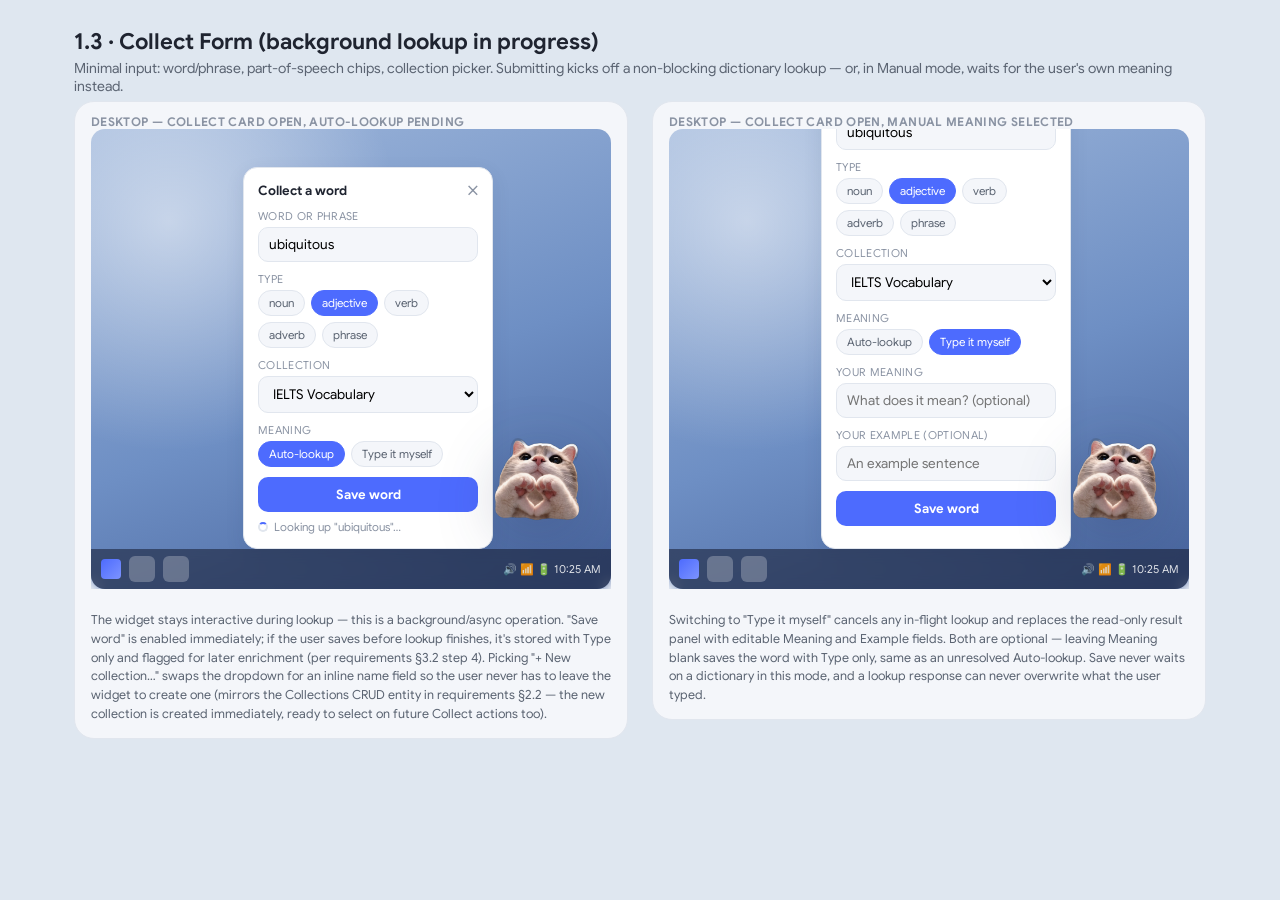
<file: materials/mockup/widget-collect.html>
<!DOCTYPE html>
<html lang="en">
<head>
<meta charset="UTF-8" />
<title>1.3 Collect Form — Mockup</title>
<link rel="stylesheet" href="styles.css" />
</head>
<body>
  <div class="page-title">
    <h1>1.3 · Collect Form (background lookup in progress)</h1>
    <p>Minimal input: word/phrase, part-of-speech chips, collection picker. Submitting kicks off a non-blocking dictionary lookup — or, in Manual mode, waits for the user's own meaning instead.</p>
  </div>
  <div class="frame-grid">
    <div class="frame">
      <div class="frame-label">Desktop — collect card open, Auto-lookup pending</div>
      <div class="desktop">
        <div class="collect-card">
          <div class="title-row">
            <span>Collect a word</span>
            <span class="close-x">✕</span>
          </div>
          <label class="field-label">Word or phrase</label>
          <input class="text-input" value="ubiquitous" readonly />
          <label class="field-label">Type</label>
          <div class="chip-row">
            <span class="chip">noun</span>
            <span class="chip active">adjective</span>
            <span class="chip">verb</span>
            <span class="chip">adverb</span>
            <span class="chip">phrase</span>
          </div>
          <label class="field-label">Collection</label>
          <select class="select-input" id="collection-select" onchange="handleCollectionChange(this)">
            <option>IELTS Vocabulary</option>
            <option>Daily Reading</option>
            <option>General</option>
            <option value="__new__">+ New collection…</option>
          </select>

          <div class="new-collection-row" id="new-collection-row" style="display:none;">
            <input class="text-input" id="new-collection-input" placeholder="Collection name" style="margin-bottom:8px;" />
            <div style="display:flex; gap:6px; margin-bottom:10px;">
              <button class="btn btn-primary" style="flex:1;" onclick="createCollection()">Create</button>
              <button class="btn btn-ghost" style="flex:1;" onclick="cancelNewCollection()">Cancel</button>
            </div>
          </div>

          <label class="field-label">Meaning</label>
          <div class="chip-row">
            <span class="chip active">Auto-lookup</span>
            <span class="chip">Type it myself</span>
          </div>

          <button class="btn btn-primary" id="save-btn">Save word</button>
          <div class="status-line">
            <span class="spinner"></span>
            Looking up "ubiquitous"…
          </div>
        </div>
        <div class="mini-ani-widget pos-br">
          <img src="../asset/floating_widget/mini_ani_active_web.png" alt="mini-ani active" />
        </div>
        <div class="taskbar">
          <div class="start"></div>
          <div class="app-icon"></div>
          <div class="app-icon"></div>
          <div class="tray">🔊 📶 🔋  10:25 AM</div>
        </div>
      </div>
      <div class="frame-note">The widget stays interactive during lookup — this is a background/async operation. "Save word" is enabled immediately; if the user saves before lookup finishes, it's stored with Type only and flagged for later enrichment (per requirements §3.2 step 4). Picking "+ New collection…" swaps the dropdown for an inline name field so the user never has to leave the widget to create one (mirrors the Collections CRUD entity in requirements §2.2 — the new collection is created immediately, ready to select on future Collect actions too).</div>
    </div>
    <div class="frame">
      <div class="frame-label">Desktop — collect card open, Manual meaning selected</div>
      <div class="desktop">
        <div class="collect-card">
          <div class="title-row">
            <span>Collect a word</span>
            <span class="close-x">✕</span>
          </div>
          <label class="field-label">Word or phrase</label>
          <input class="text-input" value="ubiquitous" readonly />
          <label class="field-label">Type</label>
          <div class="chip-row">
            <span class="chip">noun</span>
            <span class="chip active">adjective</span>
            <span class="chip">verb</span>
            <span class="chip">adverb</span>
            <span class="chip">phrase</span>
          </div>
          <label class="field-label">Collection</label>
          <select class="select-input">
            <option>IELTS Vocabulary</option>
            <option>Daily Reading</option>
            <option>General</option>
            <option value="__new__">+ New collection…</option>
          </select>

          <label class="field-label">Meaning</label>
          <div class="chip-row">
            <span class="chip">Auto-lookup</span>
            <span class="chip active">Type it myself</span>
          </div>

          <label class="field-label">Your meaning</label>
          <input class="text-input" placeholder="What does it mean? (optional)" />
          <label class="field-label">Your example (optional)</label>
          <input class="text-input" placeholder="An example sentence" />

          <button class="btn btn-primary" id="save-btn-manual">Save word</button>
          <div class="status-line"></div>
        </div>
        <div class="mini-ani-widget pos-br">
          <img src="../asset/floating_widget/mini_ani_active_web.png" alt="mini-ani active" />
        </div>
        <div class="taskbar">
          <div class="start"></div>
          <div class="app-icon"></div>
          <div class="app-icon"></div>
          <div class="tray">🔊 📶 🔋  10:25 AM</div>
        </div>
      </div>
      <div class="frame-note">Switching to "Type it myself" cancels any in-flight lookup and replaces the read-only result panel with editable Meaning and Example fields. Both are optional — leaving Meaning blank saves the word with Type only, same as an unresolved Auto-lookup. Save never waits on a dictionary in this mode, and a lookup response can never overwrite what the user typed.</div>
    </div>
  </div>

  <script>
    const select = document.getElementById('collection-select');
    const newRow = document.getElementById('new-collection-row');
    const newInput = document.getElementById('new-collection-input');
    const saveBtn = document.getElementById('save-btn');

    function handleCollectionChange(el) {
      if (el.value === '__new__') {
        newRow.style.display = 'block';
        select.style.display = 'none';
        saveBtn.style.display = 'none';
        newInput.focus();
      }
    }

    function createCollection() {
      const name = newInput.value.trim();
      if (!name) {
        newInput.focus();
        return;
      }
      // Insert the new collection before the "+ New collection…" option and select it.
      const newOption = document.createElement('option');
      newOption.textContent = name;
      newOption.selected = true;
      select.insertBefore(newOption, select.lastElementChild);

      cancelNewCollection();
    }

    function cancelNewCollection() {
      if (select.value === '__new__') {
        select.value = select.options[0].value;
      }
      newInput.value = '';
      newRow.style.display = 'none';
      select.style.display = 'block';
      saveBtn.style.display = 'block';
    }
  </script>
</body>
</html>
</file>
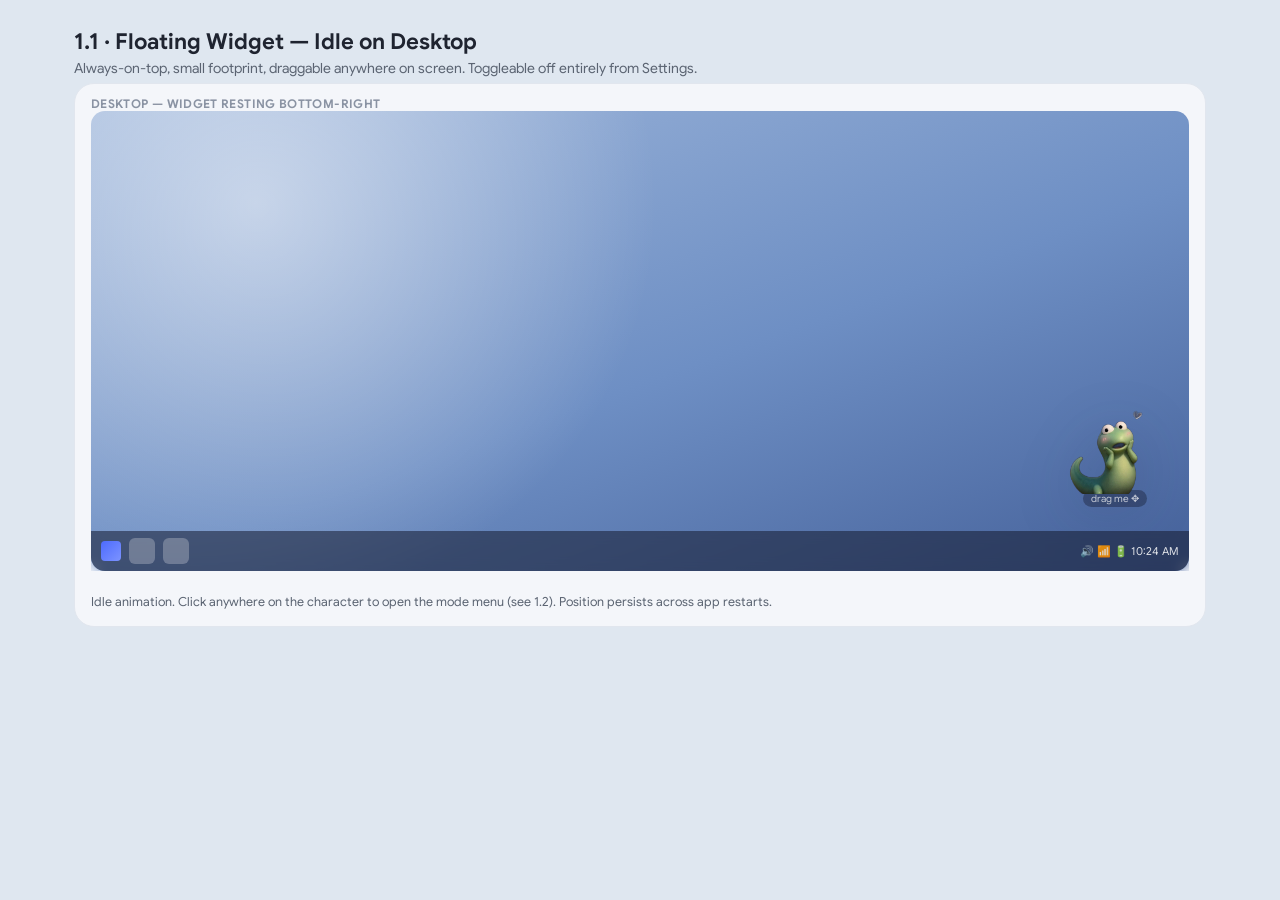
<file: materials/mockup/widget-idle.html>
<!DOCTYPE html>
<html lang="en">
<head>
<meta charset="UTF-8" />
<title>1.1 Widget Idle — Mockup</title>
<link rel="stylesheet" href="styles.css" />
</head>
<body>
  <div class="page-title">
    <h1>1.1 · Floating Widget — Idle on Desktop</h1>
    <p>Always-on-top, small footprint, draggable anywhere on screen. Toggleable off entirely from Settings.</p>
  </div>
  <div class="frame-grid">
    <div class="frame">
      <div class="frame-label">Desktop — widget resting bottom-right</div>
      <div class="desktop">
        <div class="mini-ani-widget pos-br">
          <img src="../asset/floating_widget/mini_ani_idle_web.png" alt="mini-ani idle" />
          <span class="drag-hint">drag me ✥</span>
        </div>
        <div class="taskbar">
          <div class="start"></div>
          <div class="app-icon"></div>
          <div class="app-icon"></div>
          <div class="tray">🔊 📶 🔋  10:24 AM</div>
        </div>
      </div>
      <div class="frame-note">Idle animation. Click anywhere on the character to open the mode menu (see 1.2). Position persists across app restarts.</div>
    </div>
  </div>
</body>
</html>
</file>
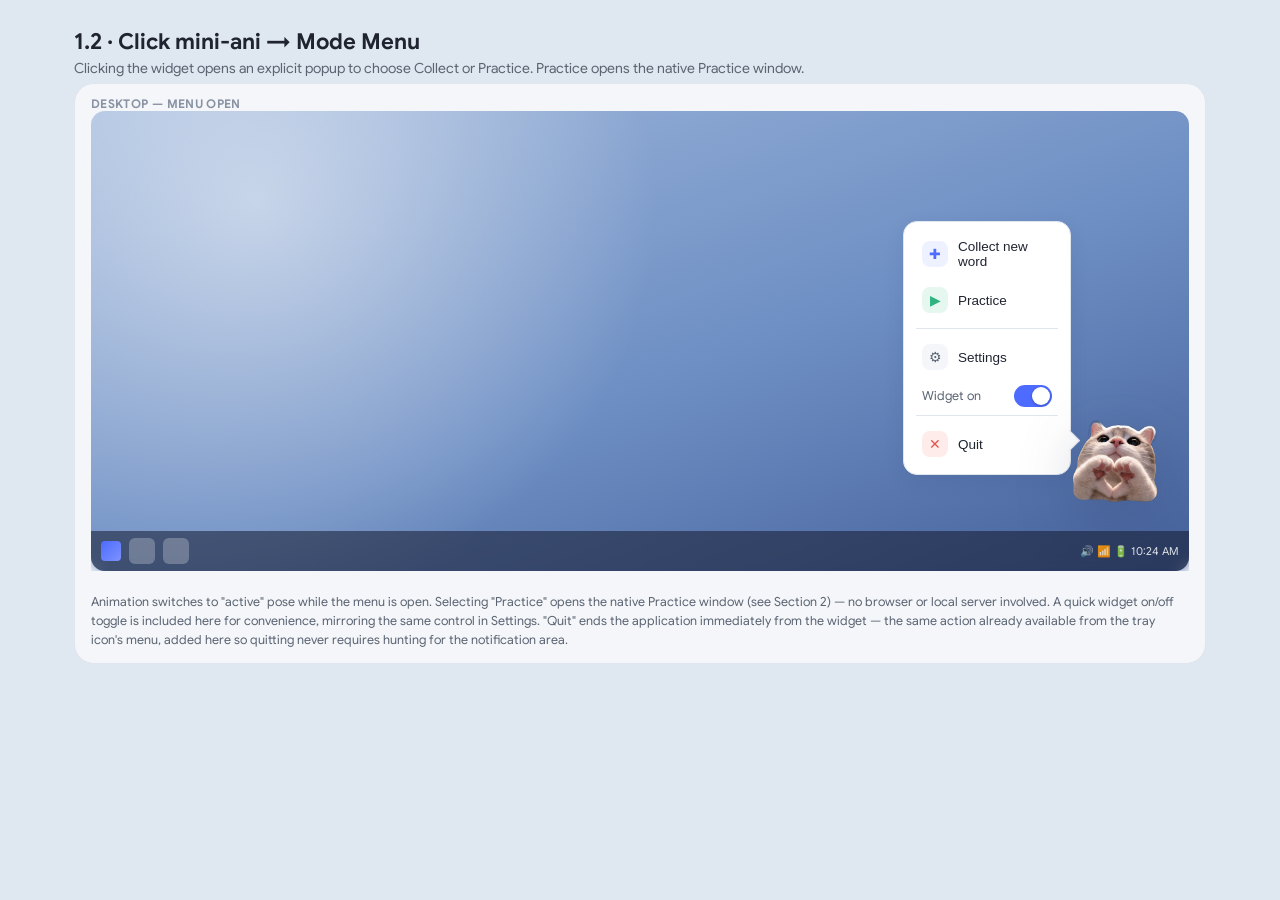
<file: materials/mockup/widget-menu.html>
<!DOCTYPE html>
<html lang="en">
<head>
<meta charset="UTF-8" />
<title>1.2 Widget Menu — Mockup</title>
<link rel="stylesheet" href="styles.css" />
</head>
<body>
  <div class="page-title">
    <h1>1.2 · Click mini-ani → Mode Menu</h1>
    <p>Clicking the widget opens an explicit popup to choose Collect or Practice. Practice opens the native Practice window.</p>
  </div>
  <div class="frame-grid">
    <div class="frame">
      <div class="frame-label">Desktop — menu open</div>
      <div class="desktop">
        <div class="widget-menu">
          <button><span class="icon-dot collect">✚</span> Collect new word</button>
          <button><span class="icon-dot practice">▶</span> Practice</button>
          <hr />
          <button><span class="icon-dot settings">⚙</span> Settings</button>
          <div class="toggle-row">
            Widget on
            <label class="switch"><input type="checkbox" checked /><span class="track"></span></label>
          </div>
          <hr />
          <button><span class="icon-dot" style="background:var(--danger-soft); color:var(--danger);">✕</span> Quit</button>
        </div>
        <div class="mini-ani-widget pos-br">
          <img src="../asset/floating_widget/mini_ani_active_web.png" alt="mini-ani active" />
        </div>
        <div class="taskbar">
          <div class="start"></div>
          <div class="app-icon"></div>
          <div class="app-icon"></div>
          <div class="tray">🔊 📶 🔋  10:24 AM</div>
        </div>
      </div>
      <div class="frame-note">Animation switches to "active" pose while the menu is open. Selecting "Practice" opens the native Practice window (see Section 2) — no browser or local server involved. A quick widget on/off toggle is included here for convenience, mirroring the same control in Settings. "Quit" ends the application immediately from the widget — the same action already available from the tray icon's menu, added here so quitting never requires hunting for the notification area.</div>
    </div>
  </div>
</body>
</html>
</file>
<file: materials/mockup/styles.css>
/* ==========================================================================
   Shared design system for the Vocabulary Trainer mockups
   ========================================================================== */

@font-face {
  font-family: "Google Sans";
  font-style: normal;
  font-weight: 400;
  font-display: swap;
  src: url("fonts/GoogleSans-Regular.ttf") format("truetype");
}
@font-face {
  font-family: "Google Sans";
  font-style: normal;
  font-weight: 500;
  font-display: swap;
  src: url("fonts/GoogleSans-Medium.ttf") format("truetype");
}
@font-face {
  font-family: "Google Sans";
  font-style: normal;
  font-weight: 700;
  font-display: swap;
  src: url("fonts/GoogleSans-Bold.ttf") format("truetype");
}

:root {
  --bg-desktop: #dfe7f0;
  --ink: #1f2430;
  --ink-soft: #5b6472;
  --ink-faint: #8a93a3;
  --surface: #ffffff;
  --surface-soft: #f4f6fa;
  --border: #e1e6ee;
  --brand: #4d6bfe;
  --brand-dark: #3450d6;
  --brand-soft: #eef1ff;
  --success: #2fb380;
  --success-soft: #e6f7ef;
  --danger: #e2554d;
  --danger-soft: #fdecea;
  --warning: #e0a635;
  --warning-soft: #fff4e0;
  --radius-lg: 20px;
  --radius-md: 14px;
  --radius-sm: 10px;
  --shadow-widget: 0 12px 30px rgba(30, 41, 82, 0.22);
  --shadow-card: 0 6px 20px rgba(30, 41, 82, 0.08);
  --font: "Google Sans", "Segoe UI", -apple-system, BlinkMacSystemFont, sans-serif;
}

* { box-sizing: border-box; }

body {
  margin: 0;
  font-family: var(--font);
  color: var(--ink);
  background: var(--bg-desktop);
}

.page-title {
  max-width: 1180px;
  margin: 28px auto 6px;
  padding: 0 24px;
}

.page-title h1 { font-size: 22px; margin: 0 0 4px; }
.page-title p { margin: 0; color: var(--ink-soft); font-size: 14px; }

.frame-grid {
  max-width: 1180px;
  margin: 0 auto 60px;
  padding: 0 24px;
  display: grid;
  grid-template-columns: repeat(auto-fit, minmax(300px, 1fr));
  gap: 24px;
  align-items: start;
}

.frame {
  background: var(--surface-soft);
  border-radius: var(--radius-lg);
  border: 1px solid var(--border);
  overflow: hidden;
}

.frame-label {
  font-size: 12px;
  font-weight: 600;
  letter-spacing: 0.03em;
  text-transform: uppercase;
  color: var(--ink-faint);
  padding: 12px 16px 0;
}

.frame-note {
  font-size: 12.5px;
  color: var(--ink-soft);
  padding: 6px 16px 14px;
  line-height: 1.5;
}

/* -------------------------------------------------------------------------
   Fake desktop canvas (for the floating widget mockups)
   ------------------------------------------------------------------------- */

.desktop {
  position: relative;
  height: 460px;
  margin: 0 16px 16px;
  border-radius: var(--radius-md);
  background:
    radial-gradient(circle at 15% 20%, rgba(255,255,255,0.5), transparent 40%),
    linear-gradient(160deg, #9fb7db 0%, #6e8fc4 55%, #45619a 100%);
  overflow: hidden;
}

.desktop .taskbar {
  position: absolute;
  left: 0; right: 0; bottom: 0;
  height: 40px;
  background: rgba(20, 26, 46, 0.55);
  backdrop-filter: blur(6px);
  display: flex;
  align-items: center;
  padding: 0 10px;
  gap: 8px;
}
.desktop .taskbar .start {
  width: 20px; height: 20px; border-radius: 4px;
  background: linear-gradient(135deg, #4d6bfe, #7c93ff);
}
.desktop .taskbar .tray {
  margin-left: auto;
  color: rgba(255,255,255,0.85);
  font-size: 11px;
}
.desktop .app-icon {
  width: 26px; height: 26px; border-radius: 6px;
  background: rgba(255,255,255,0.25);
}

/* Widget itself */
.mini-ani-widget {
  position: absolute;
  width: 92px;
  display: flex;
  flex-direction: column;
  align-items: center;
  cursor: grab;
}
.mini-ani-widget img {
  width: 100%;
  filter: drop-shadow(var(--shadow-widget));
  pointer-events: none;
  user-select: none;
}
.mini-ani-widget .drag-hint {
  margin-top: -4px;
  font-size: 10px;
  color: rgba(255,255,255,0.75);
  background: rgba(20,26,46,0.4);
  padding: 2px 8px;
  border-radius: 999px;
}

.pos-br { right: 28px; bottom: 64px; }
.pos-mid { right: 40%; top: 40%; }

/* Popup menu anchored to widget */
.widget-menu {
  position: absolute;
  right: 118px;
  bottom: 96px;
  width: 168px;
  background: var(--surface);
  border-radius: var(--radius-md);
  box-shadow: var(--shadow-card);
  padding: 8px;
  border: 1px solid var(--border);
}
.widget-menu::after {
  content: "";
  position: absolute;
  right: -7px;
  bottom: 26px;
  width: 14px; height: 14px;
  background: var(--surface);
  border-right: 1px solid var(--border);
  border-bottom: 1px solid var(--border);
  transform: rotate(-45deg);
}
.widget-menu button {
  width: 100%;
  display: flex;
  align-items: center;
  gap: 10px;
  padding: 9px 10px;
  border: none;
  background: none;
  border-radius: var(--radius-sm);
  font-size: 13.5px;
  color: var(--ink);
  text-align: left;
  cursor: pointer;
}
.widget-menu button:hover { background: var(--surface-soft); }
.widget-menu .icon-dot {
  width: 26px; height: 26px;
  border-radius: 8px;
  display: flex; align-items: center; justify-content: center;
  font-size: 14px;
  flex-shrink: 0;
}
.icon-dot.collect { background: var(--brand-soft); color: var(--brand); }
.icon-dot.practice { background: var(--success-soft); color: var(--success); }
.icon-dot.settings { background: var(--surface-soft); color: var(--ink-soft); }
.widget-menu hr { border: none; border-top: 1px solid var(--border); margin: 6px 4px; }
.widget-menu .toggle-row {
  display: flex; align-items: center; justify-content: space-between;
  padding: 6px 10px 2px; font-size: 12.5px; color: var(--ink-soft);
}

/* Collect card anchored to widget */
.collect-card {
  position: absolute;
  right: 118px;
  bottom: 40px;
  width: 250px;
  background: var(--surface);
  border-radius: var(--radius-md);
  box-shadow: var(--shadow-card);
  border: 1px solid var(--border);
  padding: 14px;
}
.collect-card .title-row {
  display: flex; align-items: center; justify-content: space-between;
  margin-bottom: 10px;
}
.collect-card .title-row span { font-size: 13px; font-weight: 600; }
.collect-card .close-x { color: var(--ink-faint); font-size: 14px; cursor: pointer; }

.field-label {
  font-size: 11px;
  color: var(--ink-faint);
  text-transform: uppercase;
  letter-spacing: 0.03em;
  margin-bottom: 4px;
  display: block;
}
.text-input, .select-input {
  width: 100%;
  padding: 8px 10px;
  border-radius: var(--radius-sm);
  border: 1px solid var(--border);
  font-size: 13.5px;
  font-family: inherit;
  background: var(--surface-soft);
  margin-bottom: 10px;
}
.chip-row { display: flex; gap: 6px; flex-wrap: wrap; margin-bottom: 10px; }
.chip {
  font-size: 11.5px;
  padding: 5px 10px;
  border-radius: 999px;
  border: 1px solid var(--border);
  background: var(--surface-soft);
  color: var(--ink-soft);
}
.chip.active { background: var(--brand); color: white; border-color: var(--brand); }

.btn {
  border: none;
  border-radius: var(--radius-sm);
  padding: 9px 14px;
  font-size: 13px;
  font-weight: 600;
  cursor: pointer;
  font-family: inherit;
}
.btn-primary { background: var(--brand); color: white; width: 100%; }
.btn-primary:hover { background: var(--brand-dark); }
.btn-ghost { background: var(--surface-soft); color: var(--ink-soft); }
.btn-danger { background: var(--danger); color: white; }
.btn-outline { background: transparent; border: 1px solid var(--border); color: var(--ink); }

.status-line {
  display: flex; align-items: center; gap: 6px;
  font-size: 11.5px; color: var(--ink-faint);
  margin-top: 8px;
}
.spinner {
  width: 10px; height: 10px; border-radius: 50%;
  border: 2px solid var(--border);
  border-top-color: var(--brand);
  animation: spin 0.9s linear infinite;
}
@keyframes spin { to { transform: rotate(360deg); } }

/* Duplicate conflict popup */
.conflict-card {
  position: absolute;
  right: 118px;
  bottom: 40px;
  width: 260px;
  background: var(--surface);
  border-radius: var(--radius-md);
  box-shadow: var(--shadow-card);
  border: 1px solid var(--warning);
  padding: 14px;
}
.conflict-card .warn-title {
  display: flex; align-items: center; gap: 8px;
  font-size: 13px; font-weight: 600; margin-bottom: 8px;
}
.conflict-card .warn-title .dot {
  width: 22px; height: 22px; border-radius: 6px;
  background: var(--warning-soft); color: var(--warning);
  display: flex; align-items: center; justify-content: center; font-size: 12px;
}
.conflict-card .existing {
  background: var(--surface-soft);
  border-radius: var(--radius-sm);
  padding: 8px 10px;
  font-size: 12px;
  color: var(--ink-soft);
  margin-bottom: 10px;
  line-height: 1.5;
}
.conflict-card .existing b { color: var(--ink); }
.conflict-actions { display: flex; gap: 6px; }
.conflict-actions .btn { flex: 1; padding: 8px 6px; font-size: 12px; }
.conflict-hint { font-size: 10.5px; color: var(--ink-faint); margin-top: 8px; }

/* -------------------------------------------------------------------------
   Fake browser chrome (for the web-based Practice mockups)
   ------------------------------------------------------------------------- */

.browser {
  border-radius: var(--radius-md);
  overflow: hidden;
  margin: 16px;
  box-shadow: var(--shadow-card);
  border: 1px solid var(--border);
  background: var(--surface);
}
.browser-topbar {
  background: #e9edf3;
  padding: 8px 10px;
  display: flex; align-items: center; gap: 8px;
}
.browser-dots { display: flex; gap: 6px; margin-right: 4px; }
.browser-dots span { width: 10px; height: 10px; border-radius: 50%; }
.browser-dots span:nth-child(1) { background: #f05a4b; }
.browser-dots span:nth-child(2) { background: #f2b41a; }
.browser-dots span:nth-child(3) { background: #29c25a; }
.browser-addr {
  flex: 1;
  background: var(--surface);
  border-radius: 999px;
  padding: 6px 12px;
  font-size: 12px;
  color: var(--ink-soft);
  display: flex; align-items: center; gap: 6px;
}
.browser-addr .lock { color: var(--success); font-size: 11px; }
.browser-body { background: var(--surface); min-height: 420px; }

/* Practice website content */
.pw-header {
  display: flex; align-items: center; justify-content: space-between;
  padding: 16px 24px;
  border-bottom: 1px solid var(--border);
}
.pw-header .brand { display: flex; align-items: center; gap: 10px; font-weight: 700; font-size: 15px; }
.pw-header .brand .logo {
  width: 26px; height: 26px; border-radius: 8px;
  background: linear-gradient(135deg, var(--brand), #7c93ff);
}
.pw-body { padding: 22px 24px; }

.collection-list { display: flex; flex-direction: column; gap: 8px; margin: 14px 0 20px; }
.collection-item {
  display: flex; align-items: center; justify-content: space-between;
  border: 1px solid var(--border);
  border-radius: var(--radius-sm);
  padding: 10px 14px;
  font-size: 13.5px;
}
.collection-item.selected { border-color: var(--brand); background: var(--brand-soft); }
.collection-item .count { color: var(--ink-faint); font-size: 12px; }
.collection-item input { width: 16px; height: 16px; accent-color: var(--brand); }
.collection-item label { display: flex; align-items: center; gap: 10px; flex: 1; cursor: pointer; }

.setup-row {
  display: flex; align-items: center; justify-content: space-between;
  border: 1px solid var(--border);
  border-radius: var(--radius-sm);
  padding: 12px 14px;
  margin-bottom: 12px;
}
.setup-row .label { font-size: 13.5px; font-weight: 600; }
.setup-row .desc { font-size: 12px; color: var(--ink-soft); margin-top: 2px; }
.stepper { display: flex; align-items: center; gap: 10px; }
.stepper button {
  width: 26px; height: 26px; border-radius: 50%;
  border: 1px solid var(--border); background: var(--surface-soft);
  font-size: 14px; cursor: pointer;
}
.stepper .val { font-weight: 700; font-size: 14px; min-width: 18px; text-align: center; }

/* Drill screen */
.drill-topbar {
  display: flex; align-items: center; justify-content: space-between;
  padding: 12px 24px; border-bottom: 1px solid var(--border);
}
.score-pill {
  display: flex; align-items: center; gap: 14px;
  font-size: 13px;
}
.score-pill .metric { display: flex; align-items: center; gap: 6px; color: var(--ink-soft); }
.score-pill .metric b { color: var(--ink); font-size: 15px; }
.score-pill .metric.penalty b { color: var(--danger); }
.progress-track {
  height: 6px; background: var(--surface-soft); border-radius: 999px; margin: 0 24px 0;
  overflow: hidden;
}
.progress-fill { height: 100%; background: var(--brand); border-radius: 999px; }

.drill-stage {
  padding: 40px 24px 30px;
  text-align: center;
}
.drill-stage .type-badge {
  display: inline-block;
  font-size: 11.5px;
  color: var(--brand);
  background: var(--brand-soft);
  padding: 4px 12px;
  border-radius: 999px;
  margin-bottom: 14px;
  font-weight: 600;
  letter-spacing: 0.02em;
}
.drill-stage .meaning {
  font-size: 22px;
  font-weight: 600;
  margin-bottom: 8px;
}
.drill-stage .hint { font-size: 13px; color: var(--ink-faint); margin-bottom: 26px; }
.answer-input {
  width: 320px;
  max-width: 100%;
  text-align: center;
  font-size: 20px;
  padding: 12px 16px;
  border-radius: var(--radius-md);
  border: 2px solid var(--brand);
  font-family: inherit;
  margin-bottom: 16px;
}
.feedback-correct, .feedback-wrong {
  display: inline-flex; align-items: center; gap: 8px;
  font-size: 13.5px; font-weight: 600; padding: 8px 16px; border-radius: 999px;
  margin-bottom: 10px;
}
.feedback-correct { background: var(--success-soft); color: var(--success); }
.feedback-wrong { background: var(--danger-soft); color: var(--danger); }

.mastery-row {
  display: flex; justify-content: center; gap: 6px; margin-top: 6px;
}
.mastery-dot {
  width: 9px; height: 9px; border-radius: 50%; background: var(--border);
}
.mastery-dot.filled { background: var(--success); }

/* Summary screen */
.summary-hero {
  text-align: center; padding: 20px 24px 10px;
}
.summary-hero .big-score { font-size: 42px; font-weight: 800; color: var(--brand); }
.summary-hero .label { font-size: 13px; color: var(--ink-soft); }
.summary-stats {
  display: grid; grid-template-columns: repeat(3, 1fr);
  gap: 12px; padding: 18px 24px 24px;
}
.summary-stat {
  background: var(--surface-soft);
  border-radius: var(--radius-sm);
  padding: 14px;
  text-align: center;
}
.summary-stat .num { font-size: 20px; font-weight: 700; }
.summary-stat .lbl { font-size: 11.5px; color: var(--ink-soft); margin-top: 2px; }
.summary-actions { display: flex; gap: 10px; padding: 0 24px 24px; }
.summary-actions .btn { flex: 1; }

/* -------------------------------------------------------------------------
   Native windows (Settings / Main app)
   ------------------------------------------------------------------------- */

.native-window {
  border-radius: var(--radius-md);
  overflow: hidden;
  margin: 16px;
  border: 1px solid var(--border);
  box-shadow: var(--shadow-card);
  background: var(--surface);
}
.native-titlebar {
  background: var(--surface-soft);
  padding: 8px 12px;
  display: flex; align-items: center; justify-content: space-between;
  font-size: 12.5px; font-weight: 600; color: var(--ink-soft);
  border-bottom: 1px solid var(--border);
}
.native-titlebar .win-controls { display: flex; gap: 8px; color: var(--ink-faint); font-size: 12px; }
.native-body { display: flex; min-height: 420px; }
.native-nav {
  width: 150px;
  background: var(--surface-soft);
  border-right: 1px solid var(--border);
  padding: 12px 8px;
}
.native-nav .nav-item {
  padding: 9px 10px;
  border-radius: var(--radius-sm);
  font-size: 12.5px;
  color: var(--ink-soft);
  margin-bottom: 2px;
  cursor: pointer;
}
.native-nav .nav-item.active { background: var(--brand-soft); color: var(--brand); font-weight: 600; }
.native-content { flex: 1; padding: 18px 20px; }
.native-content h3 { font-size: 14px; margin: 0 0 4px; }
.native-content .sub { font-size: 12px; color: var(--ink-soft); margin: 0 0 16px; }

.settings-row {
  display: flex; align-items: center; justify-content: space-between;
  padding: 12px 0; border-bottom: 1px solid var(--border);
}
.settings-row:last-child { border-bottom: none; }
.settings-row .label { font-size: 13px; font-weight: 600; }
.settings-row .desc { font-size: 11.5px; color: var(--ink-soft); margin-top: 2px; }

.switch { position: relative; width: 38px; height: 22px; }
.switch input { opacity: 0; width: 0; height: 0; }
.switch .track {
  position: absolute; inset: 0; background: var(--border); border-radius: 999px; transition: 0.2s;
}
.switch .track::after {
  content: ""; position: absolute; width: 18px; height: 18px; left: 2px; top: 2px;
  background: white; border-radius: 50%; transition: 0.2s; box-shadow: 0 1px 3px rgba(0,0,0,0.25);
}
.switch input:checked + .track { background: var(--brand); }
.switch input:checked + .track::after { left: 18px; }

.collection-manage-row {
  display: flex; align-items: center; justify-content: space-between;
  padding: 10px 12px; border: 1px solid var(--border); border-radius: var(--radius-sm);
  margin-bottom: 8px; font-size: 13px;
}
.collection-manage-row .meta { color: var(--ink-faint); font-size: 11.5px; }
.collection-manage-row .actions { display: flex; gap: 6px; }
.collection-manage-row .actions button {
  border: none; background: none; cursor: pointer; color: var(--ink-faint); font-size: 13px;
}
.collection-manage-row .actions button:hover { color: var(--brand); }

.path-field {
  display: flex; gap: 8px; margin-bottom: 16px;
}
.path-field .text-input { margin-bottom: 0; flex: 1; background: var(--surface-soft); color: var(--ink-soft); }
</file>
